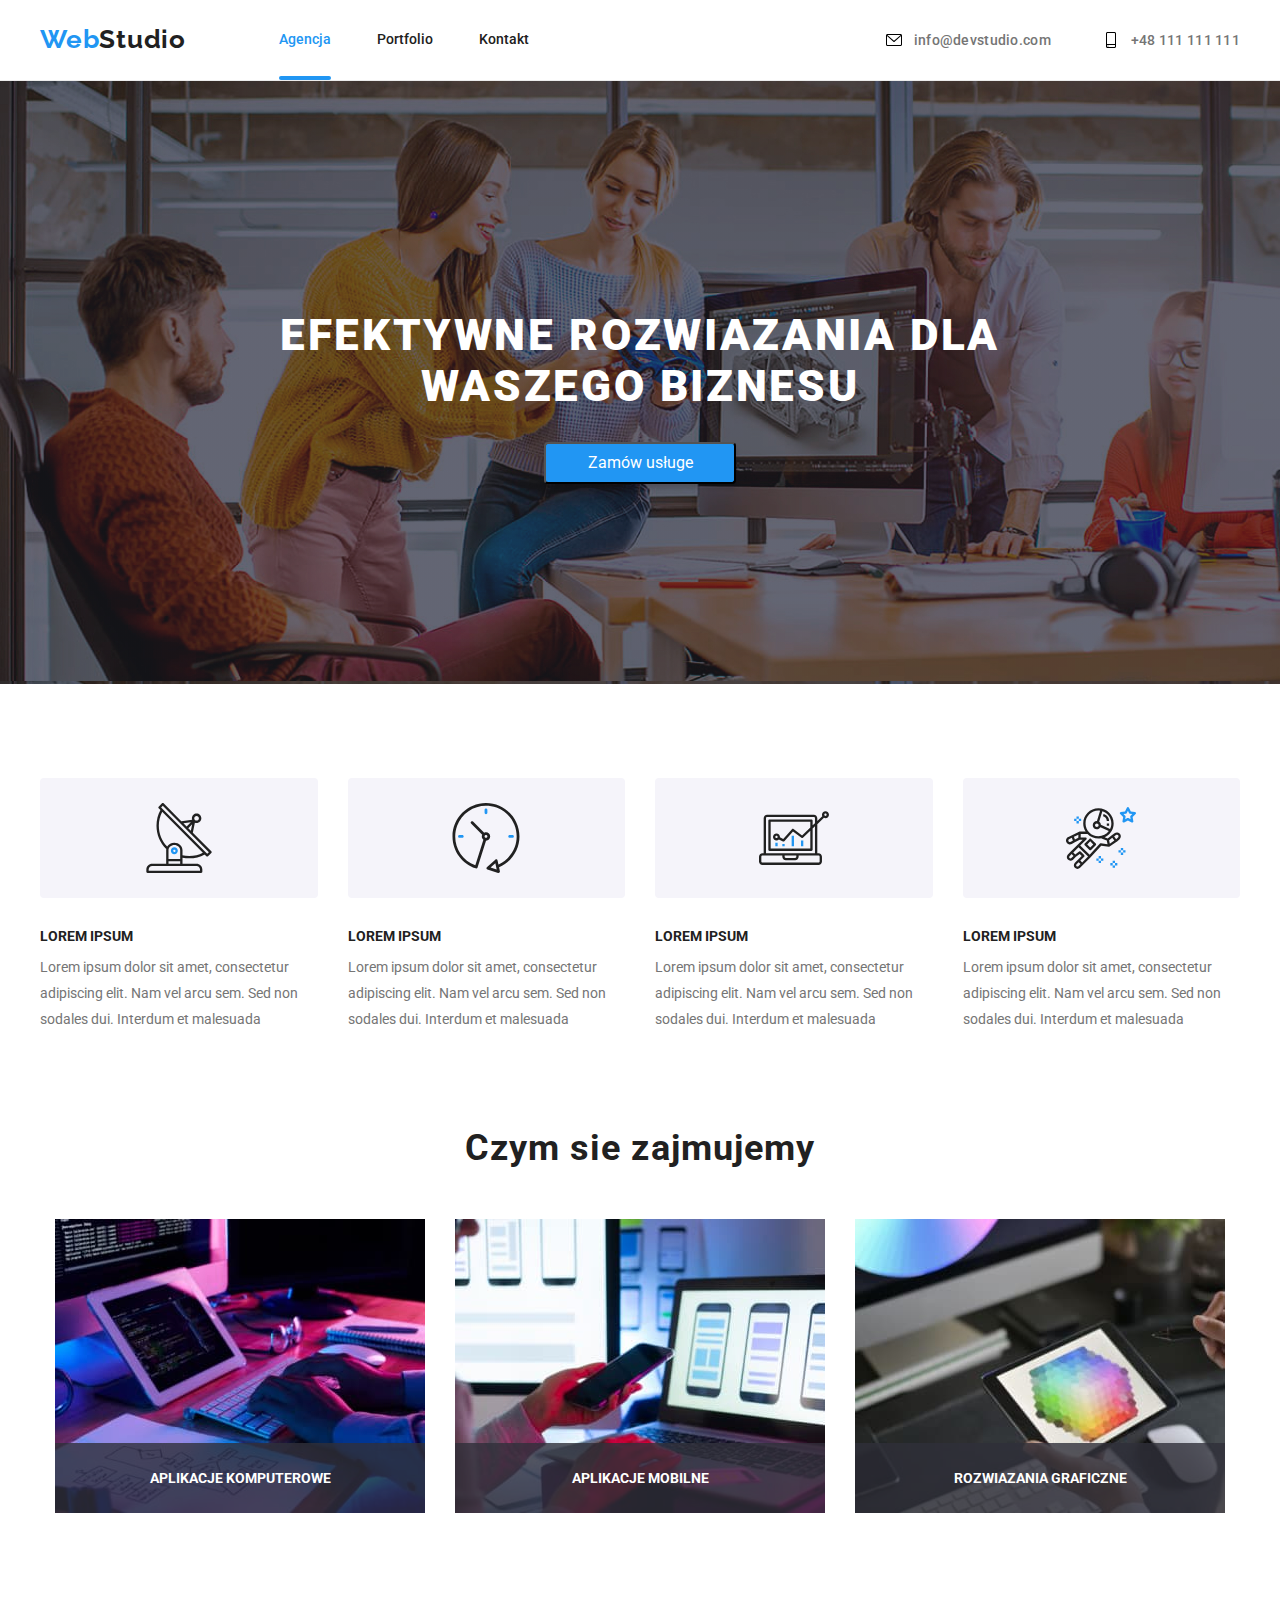
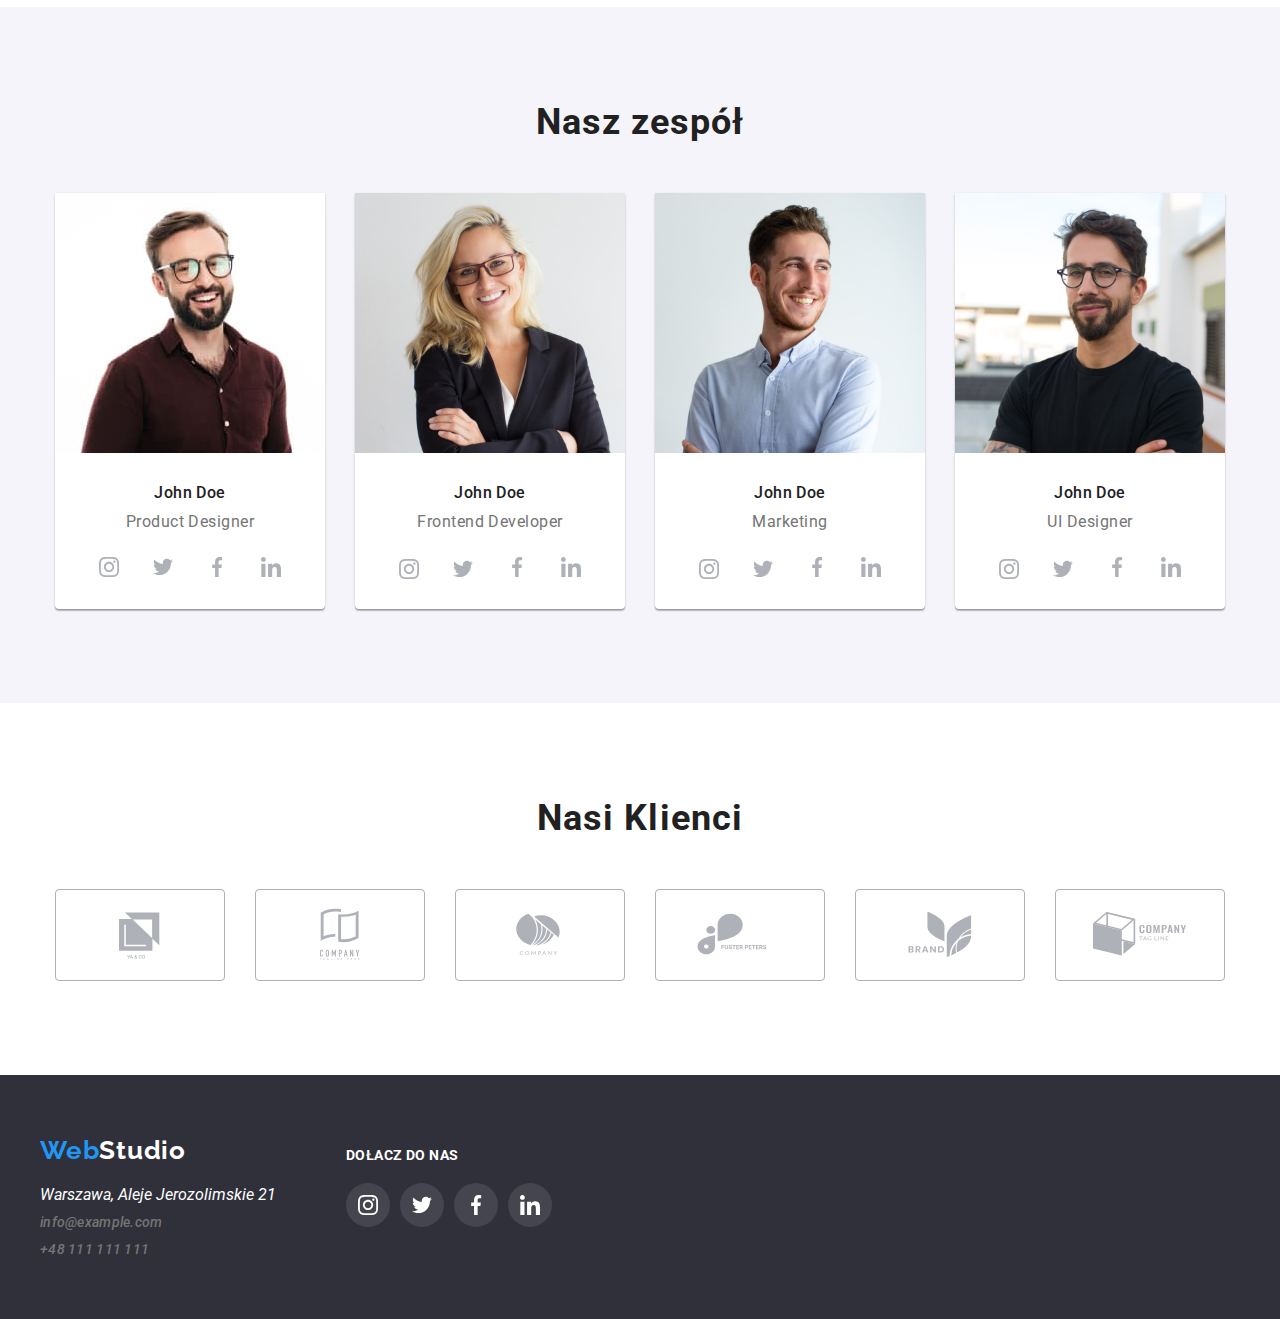
<file: index.html>
<!DOCTYPE html>
<html lang="pl">

<head>
  <meta charset="UTF-8" />
  <meta http-equiv="X-UA-Compatible" content="IE=edge" />
  <meta name="viewport" content="width=device-width, initial-scale=1.0" />
  <link rel="preconnect" href="https://fonts.googleapis.com">
  <link rel="preconnect" href="https://fonts.gstatic.com" crossorigin>
  <link href="https://fonts.googleapis.com/css2?family=Raleway:wght@700&family=Roboto:wght@400;500;700;900&display=swap"
    rel="stylesheet">
  <link rel="stylesheet" href="./css/modern-normalize.css">
  <link rel="stylesheet" href="./css/styles.css" />
  <title>WebStudio</title>
</head>

<body>
  <header class="header">
    <div class="container">
      <nav class="navigation">
        <a class="logo-header link" href="./index.html"><span class="logo-color-header">Web</span>Studio</a>
        <ul class="navigation-list list link">
          <li class="navigation-item link"><a class="active" href="./index.html">Agencja</a></li>
          <li class="navigation-item link"><a href="./portfolio.html">Portfolio</a></li>
          <li class="navigation-item link"><a href="#">Kontakt</a></li>
        </ul>
      </nav>
      <a class="mail-nav mail link" href="mailto:info@devstudio.com"><svg class="nav-icon" width=20 height=16>
          <use href="./images/icons.svg#icon-envelope"></use>
        </svg>info@devstudio.com</a>
      <a class="tel-nav tel link" href="tel:+48111111111"><svg class="nav-icon" width=20 height=16>
          <use href="./images/icons.svg#icon-smartphone"></use>
        </svg>+48 111 111 111</a>
    </div>
  </header>
  <main>
    <!-- HERO-->
    <section class="hero">
      <div class="container"></div>
      <h1 class="hero-title">EFEKTYWNE ROZWIAZANIA DLA<br> WASZEGO BIZNESU</h1>
      <button class="hero-button" type="button" data-modal-open>Zamów usługe</button>
      </div>
    </section>
    <!-- ABOUT US-->
    <section class="container section">
      <div class="container">
        <ul class="about-us-list list">
          <li class="about-us-item">
            <div class="about-icon-bg"><svg width=70 height=70>
                <use href="./images/icons.svg#icon-antenna"></use>
              </svg>
            </div>
            <h3>LOREM IPSUM</h3>
            <p>
              Lorem ipsum dolor sit amet, consectetur
              adipiscing elit. Nam vel arcu sem. Sed
              non sodales dui. Interdum et malesuada
            </p>
          </li>
          <li class="about-us-item">
            <div class="about-icon-bg"><svg width=70 height=70>
                <use href="./images/icons.svg#icon-clock"></use>
              </svg>
            </div>
            <h3>LOREM IPSUM</h3>
            <p>
              Lorem ipsum dolor sit amet, consectetur
              adipiscing elit. Nam vel arcu sem. Sed
              non sodales dui. Interdum et malesuada
            </p>
          </li>
          <li class="about-us-item">
            <div class="about-icon-bg"><svg width=70 height=70>
                <use href="./images/icons.svg#icon-diagram"></use>
              </svg>
            </div>
            <h3>LOREM IPSUM</h3>
            <p>
              Lorem ipsum dolor sit amet, consectetur
              adipiscing elit. Nam vel arcu sem. Sed
              non sodales dui. Interdum et malesuada
            </p>
          </li>
          <li class="about-us-item">
            <div class="about-icon-bg"><svg width=70 height=70>
                <use href="./images/icons.svg#icon-astronaut"></use>
              </svg>
            </div>
            <h3>LOREM IPSUM</h3>
            <p>
              Lorem ipsum dolor sit amet, consectetur
              adipiscing elit. Nam vel arcu sem. Sed
              non sodales dui. Interdum et malesuada
            </p>
          </li>
        </ul>
      </div>
      <div class="work container">
        <h2 class="work-title">Czym sie zajmujemy</h2>
        <ul class="work-list list">
          <li class="work-list-item">
            <img src="./images/box.jpg" alt="Ktos piszacy na klawiaturze" width="370" height="294" />
            <p class="work-item">APLIKACJE KOMPUTEROWE</p>
          </li>
          <li class="work-list-item">
            <img src="./images/box1.jpg" alt="Smartphone i laptop" width="370" height="294" />
            <p class="work-item">APLIKACJE MOBILNE</p>
          </li>
          <li class="work-list-item">
            <img src="./images/box2.jpg" alt="Tablet" width="370" height="294" />
            <p class="work-item">ROZWIAZANIA GRAFICZNE</p>
          </li>
        </ul>
      </div>
    </section>
    <!-- TEAM-->
    <section class="team section">
      <div class="container">
        <h2 class="team-title">Nasz zespół</h2>
        <ul class="team-list list">
          <li class="team-card">
            <img src="./images/men2.jpg" alt="Mezczyzna w okularach w carnej koszuli" width="270" height="260" />
            <div>
              <p class="team-name">John Doe</p>
              <p class="team-text">Product Designer</p>
              <ul class="social list">
                <li class="social-links"><a href="insta"><svg class="icon" width=20 height=20>
                      <use href="./images/icons.svg#icon-instagram">
                    </svg></a></li>
                <li class="social-links"><a href="tweter"><svg class="icon" width=20 height=20>
                      <use href="./images/icons.svg#icon-tweter">
                    </svg></a></li>
                <li class="social-links"><a href="facebook"><svg class="icon" width=20 height=20>
                      <use href="./images/icons.svg#icon-facebook">
                    </svg></a></li>
                <li class="social-links"><a href="linkedin"><svg class="icon" width=20 height=20>
                      <use href="./images/icons.svg#icon-linkedin">
                    </svg></a></li>
              </ul>
            </div>
          </li>
          <li class="team-card">
            <img src="./images/women1.jpg" alt="Kobieta w okularach" width="270" height="260" />
            <div>
              <p class="team-name">John Doe</p>
              <p class="team-text">Frontend Developer</p>
              <ul class="social list">
                <li class="social-list"><a class="social-links" href="insta"><svg class="icon" width=20 height=20>
                      <use href="./images/icons.svg#icon-instagram">
                    </svg></a></li>
                <li class="social-list"><a class="social-links" href="tweter"><svg class="icon" width=20 height=20>
                      <use href="./images/icons.svg#icon-tweter">
                    </svg></a></li>
                <li class="social-links"><a href="facebook"><svg class="icon" width=20 height=20>
                      <use href="./images/icons.svg#icon-facebook">
                    </svg></a></li>
                <li class="social-links"><a href="linkedin"><svg class="icon" width=20 height=20>
                      <use href="./images/icons.svg#icon-linkedin">
                    </svg></a></li>
            </div>
          </li>
          <li class="team-card">
            <img src="./images/men1.jpg" alt="Mezczyzna w koszuli w jasnej koszuli" width="270" height="260" />
            <div>
              <p class="team-name">John Doe</p>
              <p class="team-text">Marketing</p>
              <ul class="social list">
                <li class="social-list"><a class="social-links" href="insta"><svg class="icon" width=20 height=20>
                      <use href="./images/icons.svg#icon-instagram">
                    </svg></a></li>
                <li class="social-list"><a class="social-links" href="tweter"><svg class="icon" width=20 height=20>
                      <use href="./images/icons.svg#icon-tweter">
                    </svg></a></li>
                <li class="social-links"><a href="facebook"><svg class="icon" width=20 height=20>
                      <use href="./images/icons.svg#icon-facebook">
                    </svg></a></li>
                <li class="social-links"><a href="linkedin"><svg class="icon" width=20 height=20>
                      <use href="./images/icons.svg#icon-linkedin">
                    </svg></a></li>
            </div>
          </li>
          <li class="team-card">
            <img src="./images/men3.jpg" alt="Mezczyzna w okularach w czarnej kosztulce" width="270" height="260" />
            <div>
              <p class="team-name">John Doe</p>
              <p class="team-text">UI Designer</p>
              <ul class="social list">
                <li class="social-list"><a class="social-links" href="insta"><svg class="icon" width=20 height=20>
                      <use href="./images/icons.svg#icon-instagram">
                    </svg></a></li>
                <li class="social-list"><a class="social-links" href="tweter"><svg class="icon" width=20 height=20>
                      <use href="./images/icons.svg#icon-tweter">
                    </svg></a></li>
                <li class="social-links"><a href="facebook"><svg class="icon" width=20 height=20>
                      <use href="./images/icons.svg#icon-facebook">
                    </svg></a></li>
                <li class="social-links"><a href="linkedin"><svg class="icon" width=20 height=20>
                      <use href="./images/icons.svg#icon-linkedin">
                    </svg></a></li>
              </ul>
            </div>
          </li>
        </ul>
      </div>
    </section>
    <!-- END TEAM-->

    <!-- OUR CLIENTS-->
    <section>
      <div class="container section">
        <h2 class="client-title">Nasi Klienci</h2>
        <div class="client">
          <ul class="client-list list">
            <li class="client-card">
              <svg class="icon-logo" widht="106" height="60">
                <use href="./images/icons.svg#icon-logo1">
              </svg>
            </li>
            <li class="client-card">
              <svg class="icon-logo" widht="106" height="60">
                <use href="./images/icons.svg#icon-logo2">
              </svg>
            </li>
            <li class="client-card">
              <svg class="icon-logo" widht="106" height="60">
                <use href="./images/icons.svg#icon-logo3">
              </svg>
            </li>
            <li class="client-card">
              <svg class="icon-logo" widht="106" height="60">
                <use href="./images/icons.svg#icon-logo4">
              </svg>
            </li>
            <li class="client-card">
              <svg class="icon-logo" widht="106" height="60">
                <use href="./images/icons.svg#icon-logo5">
              </svg>
            </li>
            <li class="client-card">
              <svg class="icon-logo" width=106 height=60>
                <use href="./images/icons.svg#icon-logo6">
              </svg>
            </li>
          </ul>
        </div>
      </div>
    </section>
    <!-- END OUR CLIENTS-->
  </main>
  <footer class="footer">
    <div class="container">
      <div class="footer-staff">
        <div>
          <a class="logo-footer link" href="./index.html"><span class="logo-color-footer">Web</span>Studio</a>
          <address>
            <ul class="address">
              <li class="item"><span class="street"> Warszawa, Aleje Jerozolimskie 21</span></li>
              <li class="item"><a class="mail link" href="mailto:info@example.com">info@example.com</a></li>
              <li class="item"><a class="tel link" href="tel:+48111111111">+48 111 111 111</a></li>
            </ul>
          </address>
        </div>
        <div class="footer-social">
          <h3 class="social-title">Dołacz do nas</h3>
          <ul class="footer-social-list list">
            <li class="social-list"><a class="social-footer-link" href="insta"><svg class="footer-icon" width=20
                  height=20>
                  <use href="./images/icons.svg#icon-instagram">
                </svg></a></li>
            <li class="social-list"><a class="social-footer-link" href="tweter"><svg class="footer-icon" width=20
                  height=20>
                  <use href="./images/icons.svg#icon-tweter">
                </svg></a></li>
            <li class="social-list"><a class="social-footer-link" href="insta"><svg class="footer-icon" width=20
                  height=20>
                  <use href="./images/icons.svg#icon-facebook">
                </svg></a></li>
            <li class="social-list"><a class="social-footer-link" href="insta"><svg class="footer-icon" width=20
                  height=20>
                  <use href="./images/icons.svg#icon-linkedin">
                </svg></a></li>
          </ul>
        </div>
      </div>
  </footer>
  <div class="backdrop is-hidden" data-modal>
    <div class="modal">
      <button class="modal-btn" type="button" data-modal-close><svg>
          <use href="./images/icons.svg#icon-modal-close">
        </svg></button>
    </div>
  </div>
  <script src="./js/modal.js"></script>
</body>

</html>
</file>
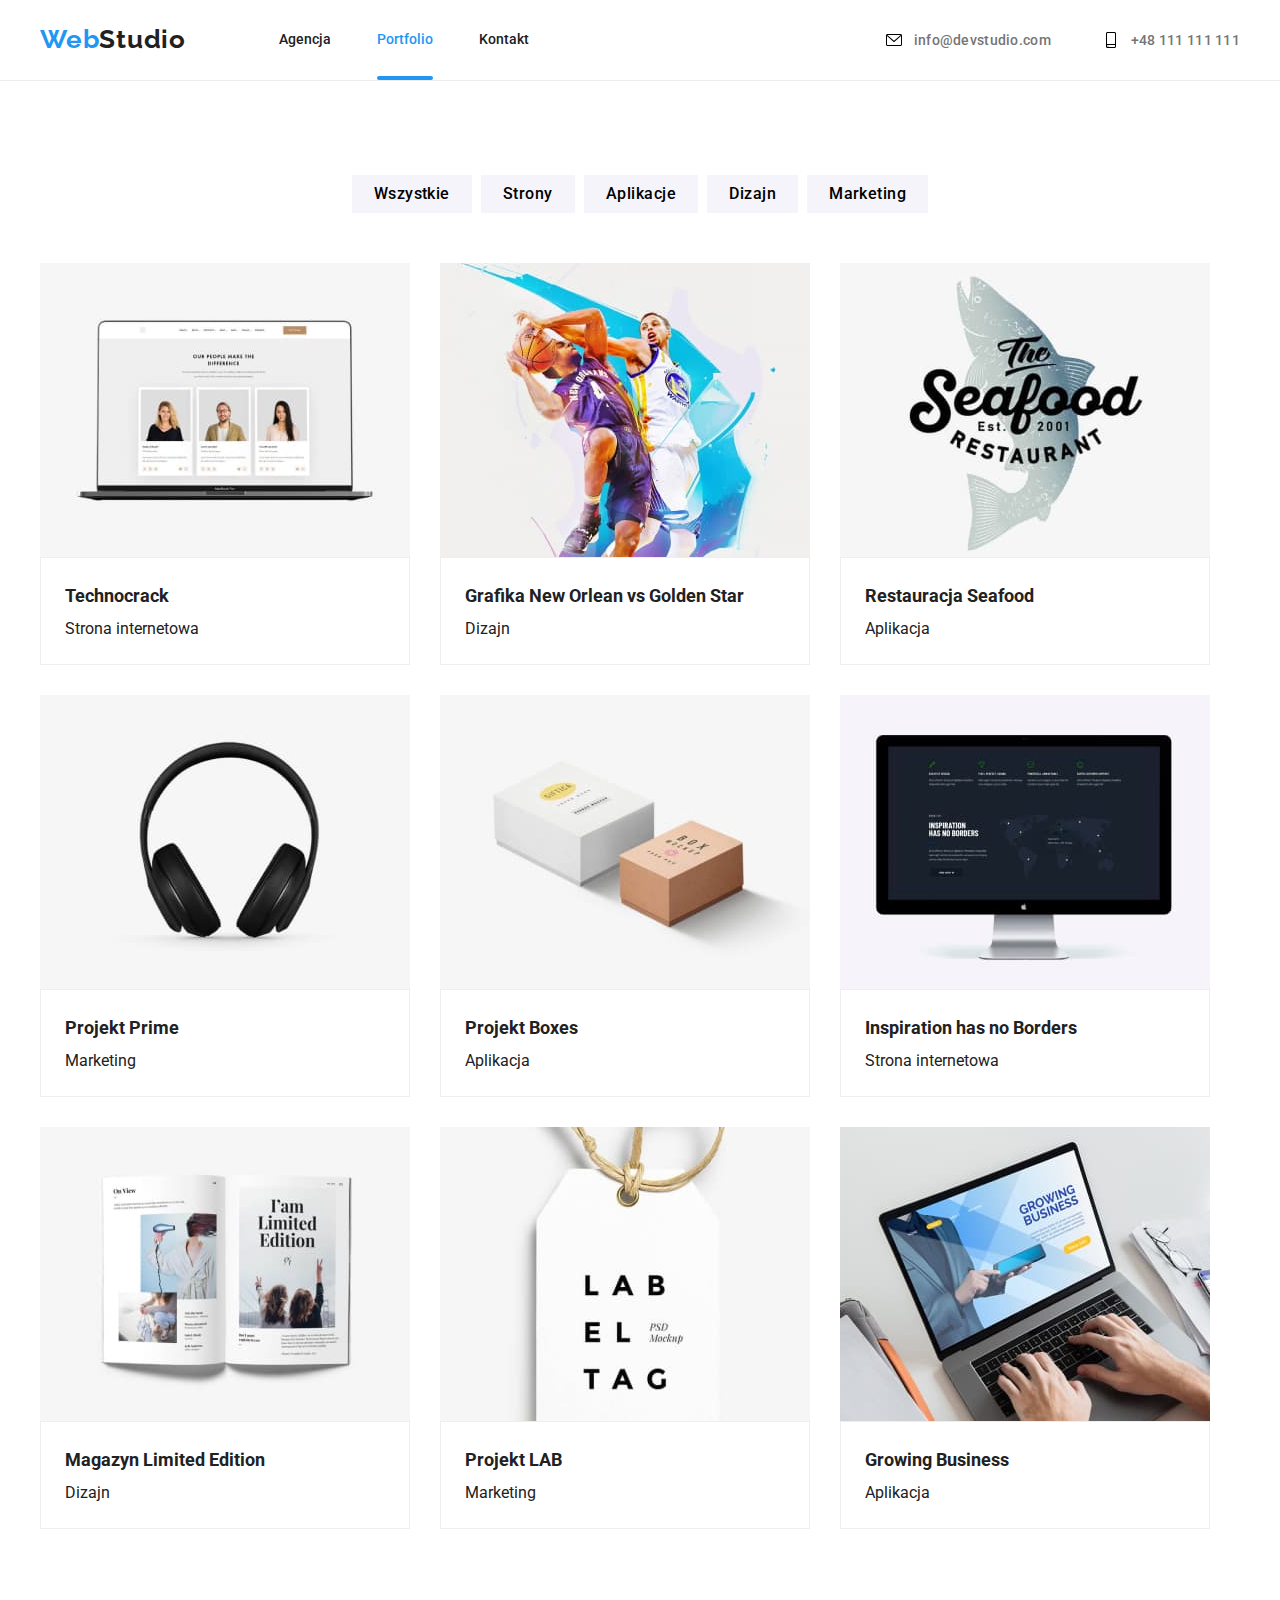
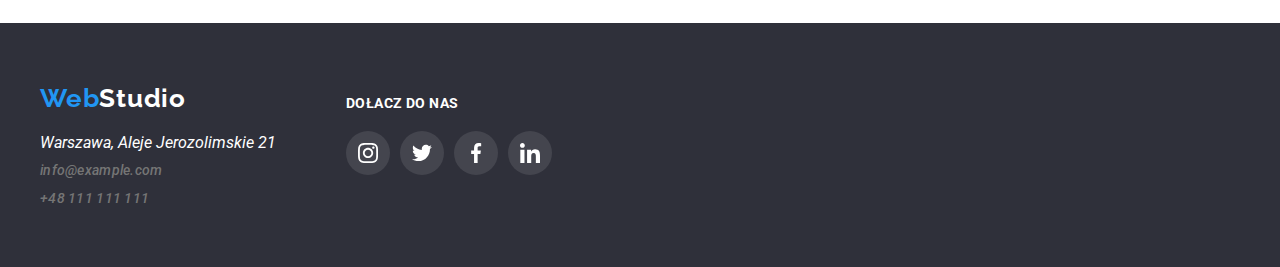
<file: portfolio.html>
<!DOCTYPE html>
<html lang="pl">

<head>
    <meta charset="UTF-8" />
    <meta http-equiv="X-UA-Compatible" content="IE=edge" />
    <meta name="viewport" content="width=device-width, initial-scale=1.0" />
    <link rel="preconnect" href="https://fonts.googleapis.com">
    <link rel="preconnect" href="https://fonts.gstatic.com" crossorigin>
    <link
        href="https://fonts.googleapis.com/css2?family=Raleway:wght@700&family=Roboto:wght@400;500;700;900&display=swap"
        rel="stylesheet">
    <link rel="stylesheet" href="./css/modern-normalize.css">
    <link rel="stylesheet" href="./css/styles.css" />
    <title>WebStudio</title>
</head>

<body>
    <header class="header">
        <div class="container">
            <nav class="navigation">
                <a class="logo-header link" href="./index.html"><span class="logo-color-header">Web</span>Studio</a>
                <ul class="navigation-list list link">
                    <li class="navigation-item link"><a href="./index.html">Agencja</a></li>
                    <li class="navigation-item link"><a class="active" href="./portfolio.html">Portfolio</a></li>
                    <li class="navigation-item link"><a href="#">Kontakt</a></li>
                </ul>
            </nav>
            <a class="mail-nav mail link" href="mailto:info@devstudio.com"><svg class="nav-icon" width=20 height=16>
                    <use href="./images/icons.svg#icon-envelope"></use>
                </svg>info@devstudio.com</a>
            <a class="tel-nav tel link" href="tel:+48111111111"><svg class="nav-icon" width=20 height=16>
                    <use href="./images/icons.svg#icon-smartphone"></use>
                </svg>+48 111 111 111</a>
        </div>
    </header>
    <main>
        <!-- PORTFOLIO -->
        <div class="portfolio container section">
            <div class="container">
                <ul class="filters list">
                    <li class="item"><button type="button" class="button">Wszystkie</button></li>
                    <li class="item"><button type="button" class="button">Strony</button></li>
                    <li class="item"><button type="button" class="button">Aplikacje</button></li>
                    <li class="item"><button type="button" class="button">Dizajn</button></li>
                    <li class="item"><button type="button" class="button">Marketing</button></li>
                </ul>
            </div>
            <div class="container">
                <ul class="portfolio-list list">
                    <li class="portfolio-item">
                        <div class="portfolio-img">
                            <img src="./images/img1.jpg" alt="Laptop" width="370" height="294">
                            <div class="overlay">
                                <p>Technocrack jest popularną platformą wykorzystywaną do rozpowszechniania
                                    koronawirusa. Firmy wykorzystują tę platformę
                                    do celów szpiegowskich i ataków na niezabezpieczone serwery konkurencji</p>
                            </div>
                        </div>
                        <div class="description">
                            <h2 class="title">Technocrack</h2>
                            <p class="text">Strona internetowa</p>
                        </div>
                        </img>
                    </li>
                    <li class="portfolio-item">
                        <div class="portfolio-img">
                            <img src="./images/img2.jpg" alt="Dwóch koszykarzy" width="370" height="294">
                            <div class="overlay">
                                <p>Technocrack jest popularną platformą wykorzystywaną do rozpowszechniania
                                    koronawirusa. Firmy wykorzystują tę platformę
                                    do celów szpiegowskich i ataków na niezabezpieczone serwery konkurencji</p>
                            </div>
                        </div>
                        <div class="description">
                            <h2 class="title">Grafika New Orlean vs Golden Star</h2>
                            <p class="text">Dizajn</p>
                        </div>
                        </img>
                    </li>
                    <li class="portfolio-item">
                        <div class="portfolio-img">
                            <img src="./images/img3.jpg" alt="Laptop" width="370" height="294">
                            <div class="overlay">
                                <p>Technocrack jest popularną platformą wykorzystywaną do rozpowszechniania
                                    koronawirusa. Firmy wykorzystują tę platformę
                                    do celów szpiegowskich i ataków na niezabezpieczone serwery konkurencji</p>
                            </div>
                        </div>
                        <div class="description">
                            <h2 class="title">Restauracja Seafood</h2>
                            <p class="text">Aplikacja</p>
                        </div>
                        </img>
                    </li>
                    <li class="portfolio-item">
                        <div class="portfolio-img">
                            <img src="./images/img4.jpg" alt="Laptop" width="370" height="294">
                            <div class="overlay">
                                <p>Technocrack jest popularną platformą wykorzystywaną do rozpowszechniania
                                    koronawirusa. Firmy wykorzystują tę platformę
                                    do celów szpiegowskich i ataków na niezabezpieczone serwery konkurencji</p>
                            </div>
                        </div>
                        <div class="description">
                            <h2 class="title">Projekt Prime</h2>
                            <p class="text">Marketing</p>
                        </div>
                        </img>
                    </li>
                    <li class="portfolio-item">
                        <div class="portfolio-img">
                            <img src="./images/img5.jpg" alt="Laptop" width="370" height="294">
                            <div class="overlay">
                                <p>Technocrack jest popularną platformą wykorzystywaną do rozpowszechniania
                                    koronawirusa. Firmy wykorzystują tę platformę
                                    do celów szpiegowskich i ataków na niezabezpieczone serwery konkurencji</p>
                            </div>
                        </div>
                        <div class="description">
                            <h2 class="title">Projekt Boxes</h2>
                            <p class="text">Aplikacja</p>
                        </div>
                        </img>
                    </li>
                    <li class="portfolio-item">
                        <div class="portfolio-img">
                            <img src="./images/img6.jpg" alt="Laptop" width="370" height="294">
                            <div class="overlay">
                                <p>Technocrack jest popularną platformą wykorzystywaną do rozpowszechniania
                                    koronawirusa. Firmy wykorzystują tę platformę
                                    do celów szpiegowskich i ataków na niezabezpieczone serwery konkurencji</p>
                            </div>
                        </div>
                        <div class="description">
                            <h2 class="title">Inspiration has no Borders</h2>
                            <p class="text">Strona internetowa</p>
                        </div>
                        </img>
                    </li>
                    <li class="portfolio-item">
                        <div class="portfolio-img">
                            <img src="./images/img7.jpg" alt="Laptop" width="370" height="294">
                            <div class="overlay">
                                <p>Technocrack jest popularną platformą wykorzystywaną do rozpowszechniania
                                    koronawirusa. Firmy wykorzystują tę platformę
                                    do celów szpiegowskich i ataków na niezabezpieczone serwery konkurencji</p>
                            </div>
                        </div>
                        <div class="description">
                            <h2 class="title">Magazyn Limited Edition</h2>
                            <p class="text">Dizajn</p>
                        </div>
                        </img>
                    </li>
                    <li class="portfolio-item">
                        <div class="portfolio-img">
                            <img src="./images/img8.jpg" alt="Laptop" width="370" height="294">
                            <div class="overlay">
                                <p>Technocrack jest popularną platformą wykorzystywaną do rozpowszechniania
                                    koronawirusa. Firmy wykorzystują tę platformę
                                    do celów szpiegowskich i ataków na niezabezpieczone serwery konkurencji</p>
                            </div>
                        </div>
                        <div class="description">
                            <h2 class="title">Projekt LAB</h2>
                            <p class="text">Marketing</p>
                        </div>
                        </img>
                    </li>
                    <li class="portfolio-item">
                        <div class="portfolio-img">
                            <img src="./images/img9.jpg" alt="Laptop" width="370" height="294">
                            <div class="overlay">
                                <p>Technocrack jest popularną platformą wykorzystywaną do rozpowszechniania
                                    koronawirusa. Firmy wykorzystują tę platformę
                                    do celów szpiegowskich i ataków na niezabezpieczone serwery konkurencji</p>
                            </div>
                        </div>
                        <div class="description">
                            <h2 class="title">Growing Business</h2>
                            <p class="text">Aplikacja</p>
                        </div>
                        </img>
                    </li>
                </ul>
            </div>
        </div>
        <!-- END PORTFOLIO -->
    </main>
    <footer class="footer">
        <div class="container">
            <div class="footer-staff">
                <div>
                    <a class="logo-footer link" href="./index.html"><span class="logo-color-footer">Web</span>Studio</a>
                    <address>
                        <ul class="address">
                            <li class="item"><span class="street"> Warszawa, Aleje Jerozolimskie 21</span></li>
                            <li class="item"><a class="mail link" href="mailto:info@example.com">info@example.com</a>
                            </li>
                            <li class="item"><a class="tel link" href="tel:+48111111111">+48 111 111 111</a></li>
                        </ul>
                    </address>
                </div>
                <div class="footer-social">
                    <h3 class="social-title">Dołacz do nas</h3>
                    <ul class="footer-social-list list">
                        <li class="social-list"><a class="social-footer-link" href="insta"><svg class="footer-icon"
                                    width=20 height=20>
                                    <use href="./images/icons.svg#icon-instagram">
                                </svg></a></li>
                        <li class="social-list"><a class="social-footer-link" href="tweter"><svg class="footer-icon"
                                    width=20 height=20>
                                    <use href="./images/icons.svg#icon-tweter">
                                </svg></a></li>
                        <li class="social-list"><a class="social-footer-link" href="insta"><svg class="footer-icon"
                                    width=20 height=20>
                                    <use href="./images/icons.svg#icon-facebook">
                                </svg></a></li>
                        <li class="social-list"><a class="social-footer-link" href="insta"><svg class="footer-icon"
                                    width=20 height=20>
                                    <use href="./images/icons.svg#icon-linkedin">
                                </svg></a></li>
                    </ul>
                </div>
            </div>
    </footer>
</body>

</html>
</file>
<file: css/styles.css>
body {
  background: #ffffff;
  color: #212121;
  font-family: "Roboto", "Raleway", sans-serif;
}
:root {
  --main-font: "Roboto", "Open Sans", sans-serif;
  --secondary-font: "Raleway", sans-serif;
  --main-color: #212121;
  --secondary-color: #2196f3;
  --third-color: #ffffff;
  --additional-color: #757575;
  --bgbutton-portfolio: #f5f4fa;
}
h1 h2,
h3,
h4,
h5,
h6 {
  margin: 0;
  padding: 0;
}
ul,
ol {
  margin: 0;
  padding: 0;
}
p {
  margin: 0;
  padding: 0;
}
img {
  display: block;
}
button {
  cursor: pointer;
}
.list {
  list-style: none;
}
.link {
  text-decoration: none;
}
.container {
  width: 1200px;
  margin: 0 auto;
  align-items: center;
}
.section {
  padding-top: 94px;
  padding-bottom: 94px;
}
/* HERO */
.hero {
  color: #ffffff;
  padding: 200px 0;
  display: flex;
  flex-direction: column;
  align-items: center;
  justify-content: center;
  background-image: linear-gradient(
      rgba(47, 48, 58, 0.4),
      rgba(47, 48, 58, 0.4)
    ),
    url(../images/hero-background.jpg);
}
.hero-button {
  padding: 10px 41px 10px 42px;
  color: #ffffff;
  background: #2196f3;
  box-shadow: 0px 4px 4px rgba(0, 0, 0, 0.15);
  border-radius: 4px;
}
.hero-title {
  font-weight: 900;
  font-size: 44px;
  text-align: center;
  letter-spacing: 0.06em;
  margin-bottom: 30px;
}
/* END HERO */

/* MENU */
.header {
  border-bottom: 1px solid #ececec;
}
.header .container {
  display: flex;
  padding-top: 24px;
  padding-bottom: 25px;
  align-items: center;
}
.nav-icon {
  margin-right: 10px;
  align-content: center;
  vertical-align: bottom;
  transition-property: fill;
}
.nav-icon:hover {
  fill: var(--secondary-color);
  transition-duration: 250ms;
  transition-timing-function: cubic-bezier(0.4, 0, 0.2, 1);
}
.active {
  color: var(--secondary-color);
  position: relative;
}
.active:after {
  content: "";
  position: absolute;
  left: 0;
  bottom: -33px;
  width: 100%;
  height: 4px;
  border-radius: 2px;
  background-color: var(--secondary-color);
}
.logo-header {
  margin-right: 93px;
  font-family: Raleway;
  font-weight: bold;
  font-size: 26px;
  line-height: 31px;
  letter-spacing: 0.03em;
  text-decoration: none;
}
.navigation {
  display: flex;
  align-items: center;
}
.navigation-list {
  display: flex;
}
.navigation-item:not(:last-child) {
  margin-right: 46px;
}
.mail-nav {
  margin-left: auto;
}
.tel-nav {
  margin-left: 50px;
}
a {
  color: var(--main-color);
  font-weight: 500;
  font-size: 14px;
  list-style-type: none;
  text-decoration: none;
  transition-property: color;
}
a:hover,
a:focus {
  color: var(--secondary-color);
  transition-duration: 250ms;
  transition-timing-function: cubic-bezier(0.4, 0, 0.2, 1);
}
.mail {
  font-weight: 500;
  font-size: 14px;
  line-height: 16px;
  letter-spacing: 0.02em;
  color: #757575;
  text-decoration: none;
  transition-property: color, fill;
}
.tel {
  font-weight: 500;
  font-size: 14px;
  line-height: 16px;
  letter-spacing: 0.02em;
  color: #757575;
  text-decoration: none;
  transition-property: color, fill;
}
.mail:hover,
.mail:focus,
.tel:hover,
.tel:focus {
  color: var(--secondary-color);
  fill: var(--secondary-color);
  transition-duration: 250ms;
  transition-timing-function: cubic-bezier(0.4, 0, 0.2, 1);
}

/* END MENU */

/* main pages style */

/* === ABOUT US === */
.about-icon-bg {
  display: flex;
  justify-content: center;
  align-items: center;
  padding: 25px 100px 25px 100px;
  background: #f5f4fa;
  border-radius: 4px;
}
.about-us-list {
  display: flex;
  justify-content: center;
  align-items: center;
}
.about-us-list h3 {
  font-weight: bold;
  font-size: 14px;
  padding-top: 30px;
  padding-bottom: 10px;
}
.about-us-list p {
  font-size: 14px;
  color: var(--additional-color);
}
.about-us-item:not(:last-child) {
  margin-right: 30px;
}
.about-us-item {
}

/* === END ABOUT US === */

/* === WORK === */

.work {
  margin-top: 94px;
}

.work-title {
  margin-top: 90px;
  margin-bottom: 50px;
  font-family: Roboto;
  font-size: 36px;
  line-height: 42px;
  text-align: center;
  letter-spacing: 0.03em;
  color: var(--main-color);
}
.work-list {
  display: flex;
  justify-content: center;
  gap: 30px;
}
.work-list-item {
  display: flex;
  position: relative;
}
.work-item {
  display: flex;
  justify-content: center;
  font-weight: bold;
  font-size: 14px;
  line-height: 16px;
  color: var(--third-color);
  text-align: center;
  position: absolute;
  background: rgba(47, 48, 58, 0.8);
  padding: 27px 90px 27px 90px;
  width: 100%;
  top: 224px;
}

/* === END WORK === */

/* === TEAM === */

.team {
  background-color: #f5f4fa;
}

.team-list {
  display: flex;
  justify-content: center;
  gap: 30px;
}

.team-card {
  max-width: 270px;
  max-height: 428px;
}

.team-name {
  font-size: 16px;
  line-height: 1.1875;
  text-align: center;
  letter-spacing: 0.03em;
  font-weight: 500;
  margin-bottom: 10px;
  color: var(--main-color);
  margin-top: 30px;
}

.team-text {
  font-family: Roboto;
  font-size: 16px;
  line-height: 19px;
  text-align: center;
  letter-spacing: 0.03em;
  color: var(--additional-color);
  margin-bottom: 16px;
}

.team-title {
  margin: 0 0 50px 0;
  font-weight: bold;
  font-size: 36px;
  line-height: 42px;
  text-align: center;
  letter-spacing: 0.03em;
  color: var(--main-color);
}

.team .team-card {
  background: #ffffff;
  box-shadow: 0px 1px 3px rgba(0, 0, 0, 0.12), 0px 1px 1px rgba(0, 0, 0, 0.14),
    0px 2px 1px rgba(0, 0, 0, 0.2);
  border-radius: 0px 0px 4px 4px;
}

.social {
  display: flex;
  justify-content: center;
  gap: 10px;
  margin-bottom: 18px;
}

.social-links {
  display: flex;
  justify-content: center;
  align-items: center;
  fill: #afb1b8;
  color: #afb1b8;
  background-color: #ffffff;
  width: 44px;
  height: 44px;
  border-radius: 50%;
  transition-property: background-color, fill, color;
}

.social-links:hover,
.social-links:focus {
  background-color: var(--secondary-color);
  fill: #ffffff;
  color: #ffffff;
  transition-duration: 250ms;
  transition-timing-function: cubic-bezier(0.4, 0, 0.2, 1);
}

/* === END TEAM === */
/* === OUR CLIENTS === */

.client-title {
  margin: 0 0 50px 0;
  font-weight: bold;
  font-size: 36px;
  line-height: 42px;
  text-align: center;
  letter-spacing: 0.03em;
  color: var(--main-color);
}
.client {
  display: flex;
  justify-content: center;
}
.client-list {
  display: flex;
  justify-content: center;
  gap: 30px;
}
.client-card {
  display: flex;
  justify-content: center;
  align-items: center;
  width: 170px;
  height: 92px;
  border: 1px solid #afb1b8;
  box-sizing: border-box;
  border-radius: 4px;
  transition-property: border-color;
}
.client-card:hover,
.client-card:focus {
  border-color: var(--secondary-color);
  cursor: pointer;
  transition-duration: 250ms;
  transition-timing-function: cubic-bezier(0.4, 0, 0.2, 1);
}
.icon-logo {
  fill: #afb1b8;
  transition-property: fill;
}

.client-card:hover > .icon-logo,
.client-card:focus > .icon-logo {
  fill: var(--secondary-color);
  cursor: pointer;
  transition-duration: 250ms;
  transition-timing-function: cubic-bezier(0.4, 0, 0.2, 1);
}
/* === END OUR CLIENTS=== */
/* button {
  background-color: #f5f4fa;
  border-radius: 4px;
  cursor: pointer;
  box-shadow: 0px 3px 1px rgba(0, 0, 0, 0.1), 0px 1px 2px rgba(0, 0, 0, 0.08),
    0px 2px 2px rgba(0, 0, 0, 0.12);
  transition-property: color, background-color;
}

button:focus,
button:hover {
  background-color: #2196f3;
  color: #ffffff;
  transition-duration: 250ms;
  transition-timing-function: cubic-bezier(0.4, 0, 0.2, 1);
}  */
/* === PORTFOLIO === */

.filters {
  display: flex;
  justify-content: center;
  margin-bottom: 34px;
  gap: 9px;
  height: 54px;
}

/* .filters .item:not(:last-child) {
  margin-right: 9px;
} */

.filters .button {
  font-weight: 500;
  font-size: 16px;
  line-height: 162%;
  text-align: center;
  letter-spacing: 0.03em;
  height: 38px;
  background-color: var(--bgbutton-portfolio);
  border-style: none;
  box-shadow: none;
  padding: 6px 22px 6px 22px;
  transition-property: background-color, color, box-shadow;
}

.filters .button:hover,
.filters .button:focus {
  background-color: var(--secondary-color);
  color: var(--third-color);
  box-shadow: 0px 3px 1px rgba(0, 0, 0, 0.1), 0px 1px 2px rgba(0, 0, 0, 0.08),
    0px 2px 2px rgba(0, 0, 0, 0.12);
  border-radius: 4px;
  transition-duration: 250ms;
  transition-timing-function: cubic-bezier(0.4, 0, 0.2, 1);
}

.filter:active {
  color: #2196f3;
}

.portfolio-list {
  display: flex;
  flex-wrap: wrap;
  gap: 30px;
}

.portfolio-item {
  background: #ffffff;
}
.portfolio-item:hover,
.portfolio-item:focus{
  box-sizing: border-box;
box-shadow: 0px 1px 1px rgba(0, 0, 0, 0.12), 0px 4px 4px rgba(0, 0, 0, 0.06), 1px 4px 6px rgba(0, 0, 0, 0.16);
}
.portfolio-img {
  position: relative;
  overflow: hidden;
}
.overlay {
  background-color: rgba(33, 150, 243, 0.9);
  position: absolute;
  top: 0;
  left: 0;
  width: 100%;
  height: 100%;
  transform: translateY(100%);
  padding: 49px 45px 49px 24px ;
  color: var(--third-color);
  font-size: 18px;
  line-height: 1.555;
  letter-spacing: 0.03em;
}
.portfolio-item:hover .overlay,
.portfolio-item:focus .overlay,
.portfolio-item:hover .overlay,
.portfolio-item:focus .overlay {
  transform: translateY(0);
  transition-duration: 500ms;
  transition-timing-function: cubic-bezier(0.4, 0, 0.2, 1);
}
.description {
  padding: 20px 24px 20px 24px;
  border: 1px solid #eeeeee;
  display: flex;
  flex-direction: column;
  justify-content: center;
  align-items: flex-start;
}
.portfolio-list .title {
  margin: 0;
}
/* === END PORTFOLIO === */
h2 {
  font-size: 18px;
  line-height: 2;
}

p {
  font-size: 16px;
  line-height: 1.87;
}

.logo-color-header {
  color: var(--secondary-color);
}

.logo-color-footer {
  color: var(--secondary-color);
}

/* end main pages style */
/* === FOOTER === */

.footer {
  text-decoration: none;
  background-color: #2f303a;
}

.footer .container {
  padding-top: 60px;
}
.address {
  list-style: none;
  display: flex;
  flex-direction: column;
  gap: 9px;
  margin-bottom: 60px;
  padding-top: 20px;
}

.logo-footer {
  padding-top: 60px;
  font-family: Raleway;
  font-weight: bold;
  font-size: 26px;
  line-height: 31px;
  letter-spacing: 0.03em;
  color: var(--third-color);
  transition-property: color;
}

.logo-footer:hover {
  color: var(--secondary-color);
  transition-duration: 250ms;
  transition-timing-function: cubic-bezier(0.4, 0, 0.2, 1);
}

.footer {
  background-color: #2f303a;
}
.street {
  color: #ffffff;
}
.footer-social {
  display: flex;
  flex-wrap: wrap;
  align-items: flex-start;
  width: 206px;
  height: 80px;
  padding-left: 70px;
  padding-top: 12px;
  gap: 20px;
}
.footer-social-list {
  display: flex;
  justify-content: center;
  gap: 10px;
}
.footer-item {
  display: flex;
  justify-content: start;
}
.footer-staff {
  display: flex;
}
.footer-icon {
}
.social-title {
  font-weight: bold;
  font-size: 14px;
  line-height: 16px;
  letter-spacing: 0.03em;
  text-transform: uppercase;
  color: #ffffff;
}
.social-footer-link {
  display: flex;
  justify-content: center;
  align-items: center;
  width: 44px;
  height: 44px;
  border-radius: 50%;
  fill: var(--third-color);
  background: rgba(255, 255, 255, 0.1);
  transition-property: background-color;
}
.social-footer-link:hover,
.social-footer-link:focus {
  background-color: var(--secondary-color);
  transition-duration: 250ms;
  transition-timing-function: cubic-bezier(0.4, 0, 0.2, 1);
}
/* === FOOTER === */
/* === BACKDROP === */
.backdrop {
  background-color: rgba(0, 0, 0, 0.2);
  position: fixed;
  width: 100%;
  height: 100%;
  left: 0;
  top: 0;
}
.modal {
  position: absolute;
  top: 50%;
  left: 50%;
  transform: translate(-50%, -50%);
  background-color: var(--third-color);
  width: 528px;
  min-height: 581px;
}
.modal-btn {
  display: flex;
  align-items: center;
  position: absolute;
  height: 30px;
  width: 30px;
  border-radius: 50%;
  top: 8px;
  right: 8px;
  background-color: transparent;
  border: 1px solid rgba(0, 0, 0, 0.1);
}
.is-hidden {
  opacity: 0;
  visibility: hidden;
  pointer-events: none;
}
.modal-btn svg {
}
/* .modal-close {
  position: absolute;
height: 18px;
width: 18px;
} */
/* === END BACKDROP === */
</file>
